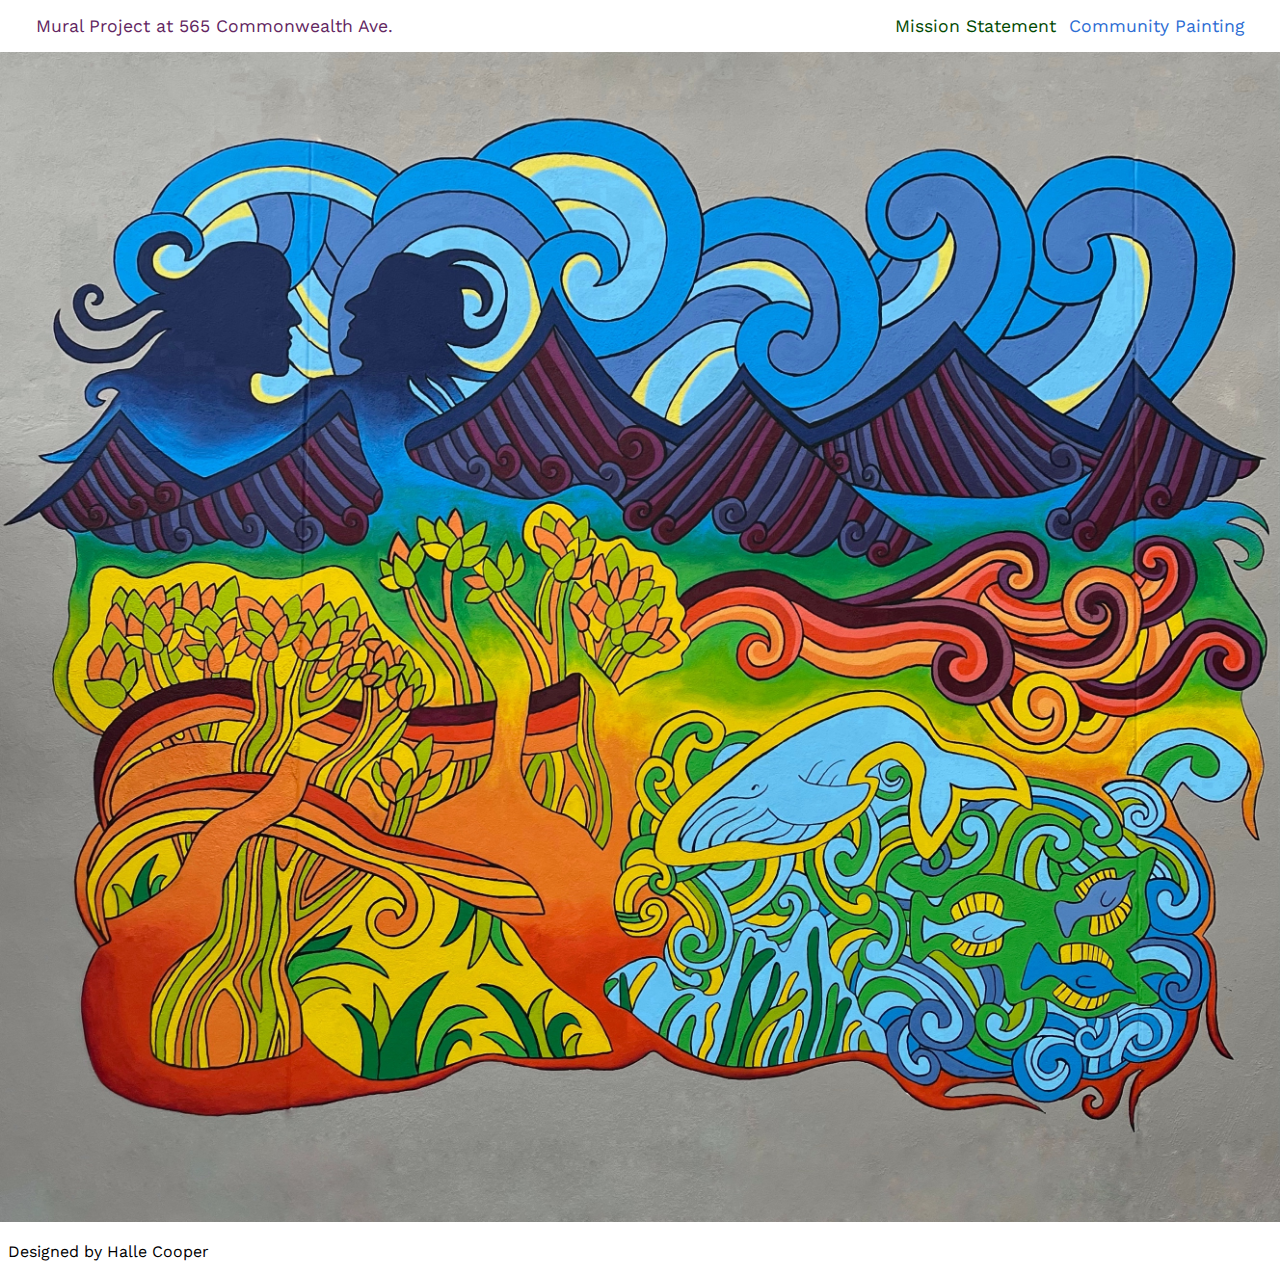
<file: index.html>
<!DOCTYPE html>
<html lang="en">
<head>
    <meta charset="UTF-8">
    <meta http-equiv="X-UA-Compatible" content="IE=edge">
    <meta name="viewport" content="width=device-width, initial-scale=1.0">
    <link rel="stylesheet" href="./css/styles.css">
    <link rel="stylesheet" href="./css/homepage.css">
    <link href="https://fonts.googleapis.com/css2?family=Work+Sans:ital,wght@0,100;0,400;0,600;0,700;0,800;1,100;1,400&display=swap" rel="stylesheet">
    <title>Mural Project</title>
</head>
<body>
    <nav class="navbar">
        <h1 class="nav-item"><a href="./index.html">Mural Project at 565 Commonwealth Ave.</a></h1>
        <ul>
            <li class="nav-item mission-statement"><a href="./missionstatement.html">Mission Statement</a></li>
            <li class="nav-item community-painting"><a href="./communitypainting.html">Community Painting</a></li>
        </ul>
    </nav>
    <div class="mural-container">
        <img src="./resources/mural.jpg" alt="Image of mural">
    </div>
    <footer>
        <p class="footer-text">
            Designed by Halle Cooper
        </p>
    </footer>
</body>
</html>
</file>
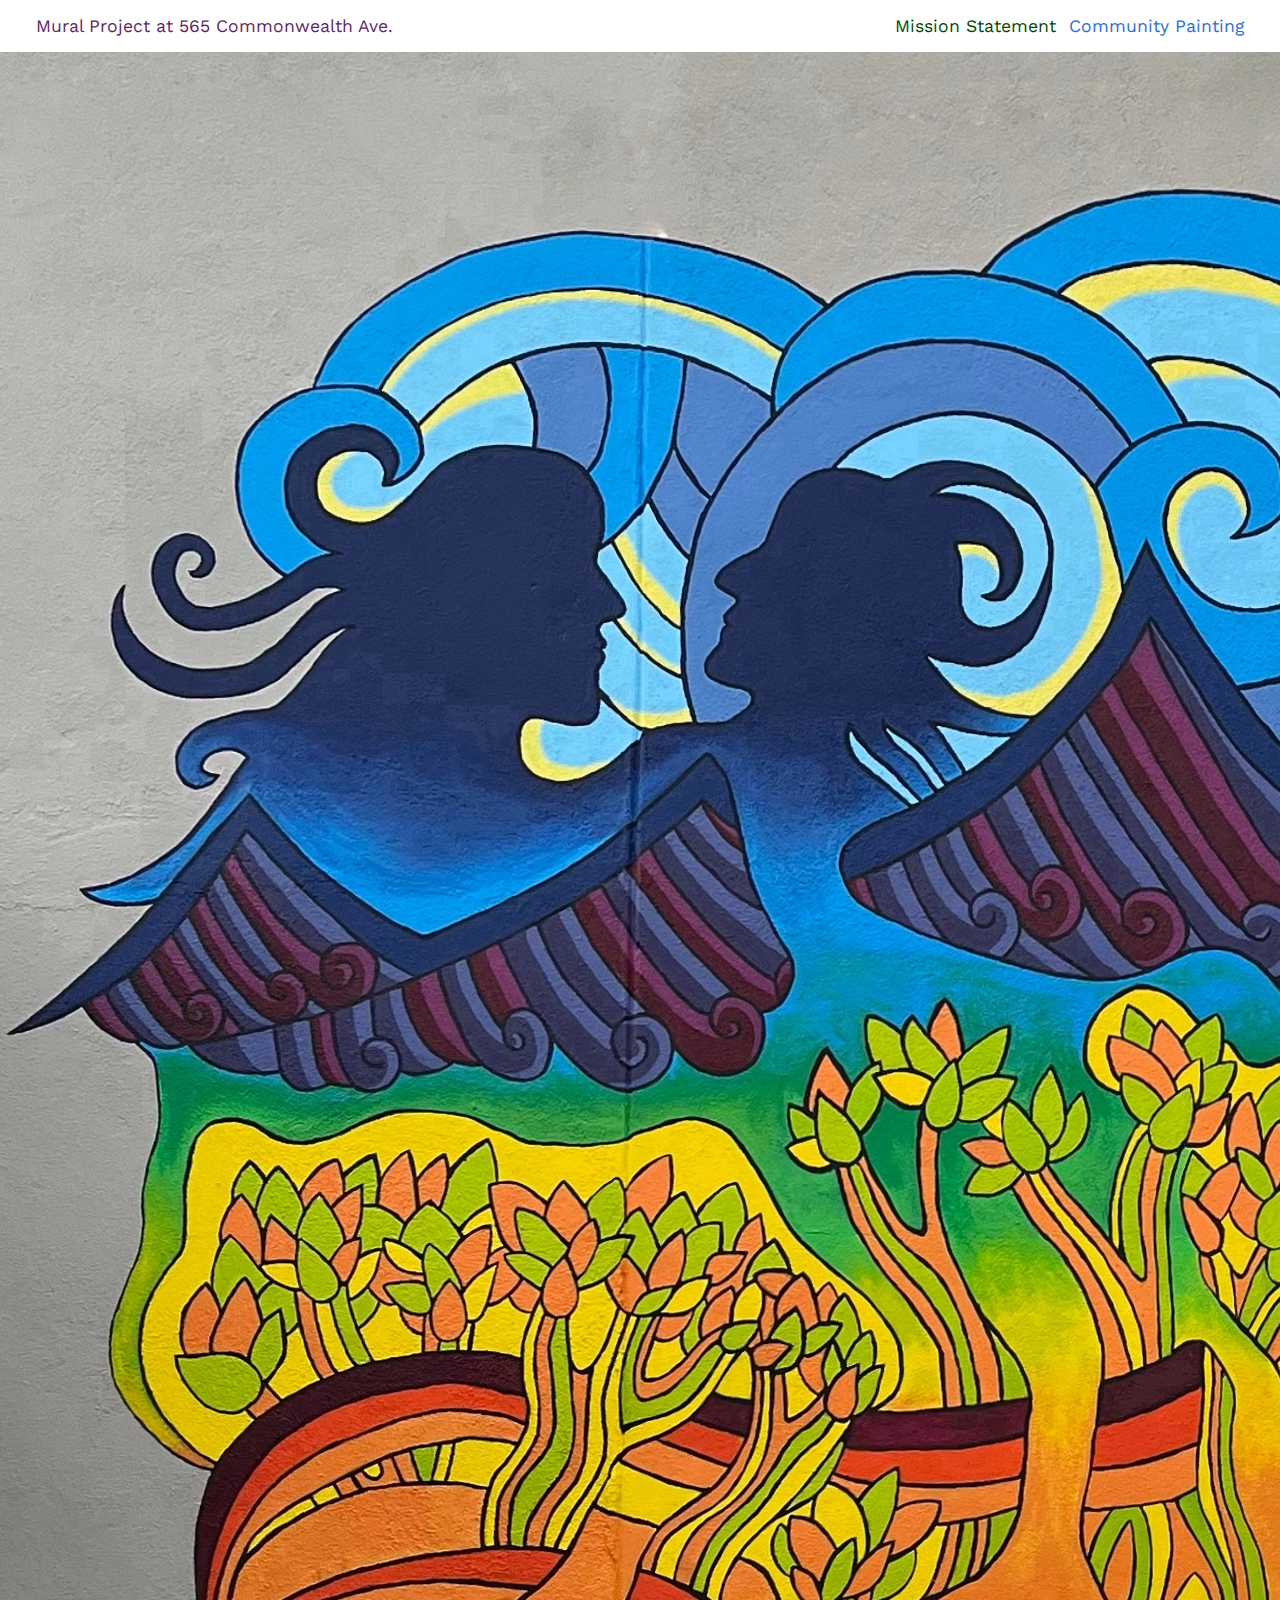
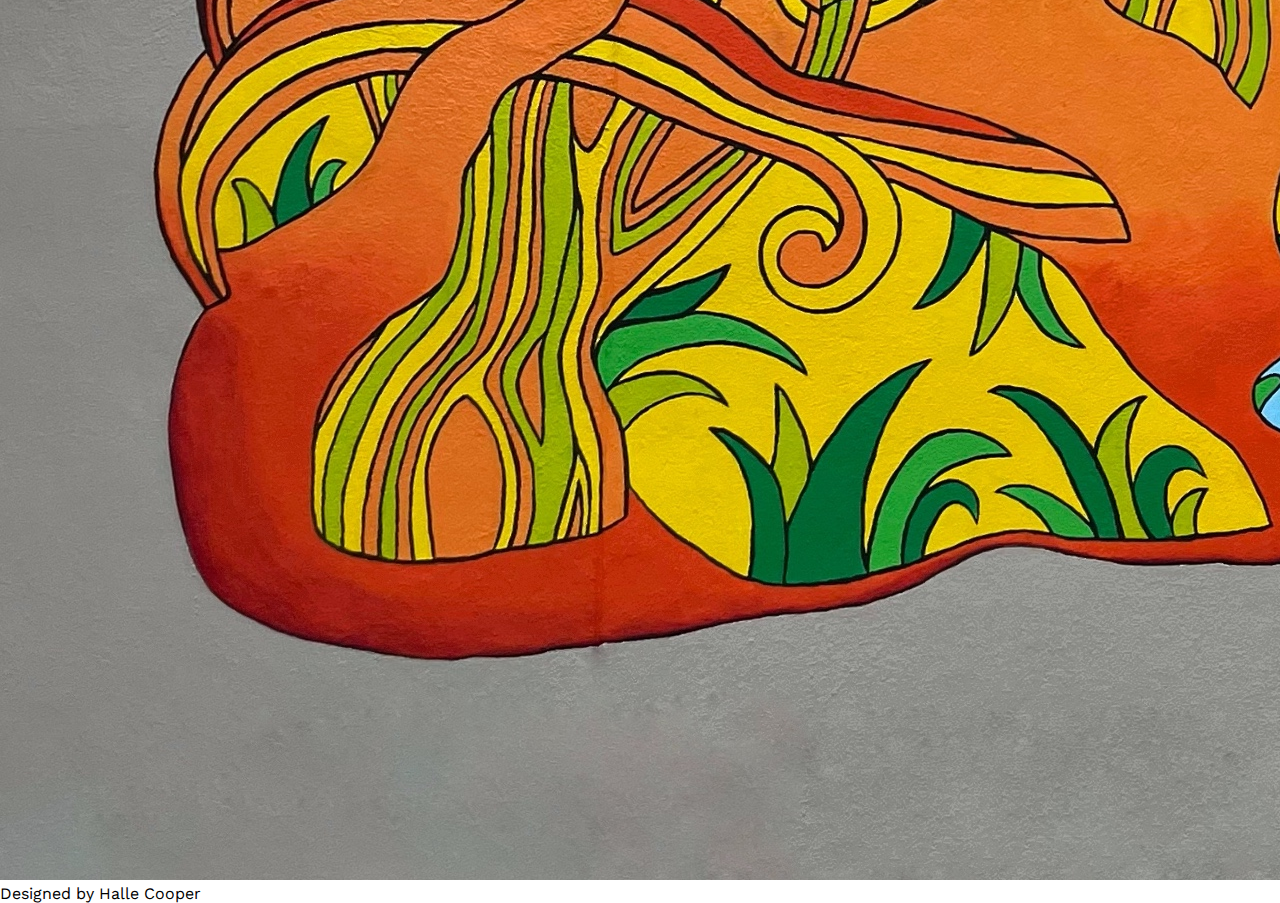
<file: html/index.html>
<!DOCTYPE html>
<html lang="en">
<head>
    <meta charset="UTF-8">
    <meta http-equiv="X-UA-Compatible" content="IE=edge">
    <meta name="viewport" content="width=device-width, initial-scale=1.0">
    <link rel="stylesheet" href="../css/styles.css" type="text/css">
    <link href="https://fonts.googleapis.com/css2?family=Work+Sans:ital,wght@0,100;0,400;0,600;0,700;0,800;1,100;1,400&display=swap" rel="stylesheet">
    <title>Mural Project</title>
</head>
<body>
    <nav class="navbar">
        <h1 class="nav-item"><a href="./index.html">Mural Project at 565 Commonwealth Ave.</a></h1>
        <ul>
            <li class="nav-item mission-statement"><a href="./missionstatement.html">Mission Statement</a></li>
            <li class="nav-item community-painting"><a href="./communitypainting.html">Community Painting</a></li>
        </ul>
    </nav>
    <div class="mural-container">
        <img src="../resources/mural.jpg" alt="Image of Mural">
    </div>
    <footer>
        <p class="footer-text">
            Designed by Halle Cooper
        </p>
    </footer>
</body>
</html>
</file>
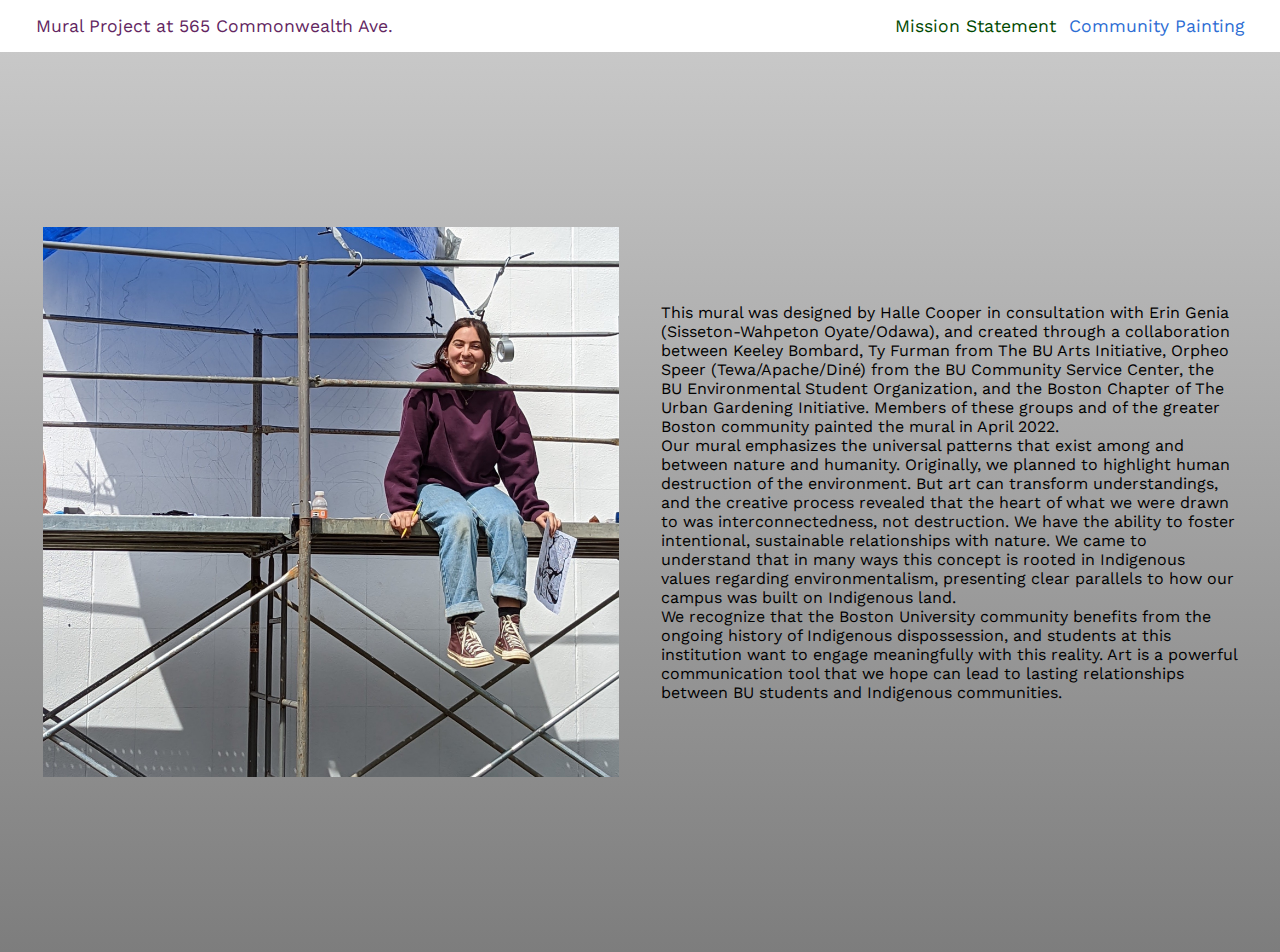
<file: missionstatement.html>
<!DOCTYPE html>
<html lang="en">
<head>
    <meta charset="UTF-8">
    <meta http-equiv="X-UA-Compatible" content="IE=edge">
    <meta name="viewport" content="width=device-width, initial-scale=1.0">
    <link rel="stylesheet" href="./css/mission.css">
    <link rel="stylesheet" href="./css/styles.css">
    <link href="https://fonts.googleapis.com/css2?family=Work+Sans:ital,wght@0,100;0,400;0,600;0,700;0,800;1,100;1,400&display=swap" rel="stylesheet">
    <title>Mission Statement</title>
</head>
<body>
    <nav class="navbar">
        <h1 class="nav-item"><a href="./index.html">Mural Project at 565 Commonwealth Ave.</a></h1>
        <ul>
            <li class="nav-item mission-statement"><a href="./missionstatement.html">Mission Statement</a></li>
            <li class="nav-item community-painting"><a href="./communitypainting.html">Community Painting</a></li>
        </ul>
    </nav>
    <div class="image-container">
        <img class="container-item" src="./resources/halle-picture.jpg" alt="Mural designer Halle Cooper.">
        <p class="container-item">
            This mural was designed by Halle Cooper in consultation with Erin Genia (Sisseton-Wahpeton Oyate/Odawa), and created through a collaboration between Keeley Bombard, Ty Furman from The BU Arts Initiative, Orpheo Speer (Tewa/Apache/Diné) from the BU Community Service Center, the BU Environmental Student Organization, and the Boston Chapter of The Urban Gardening Initiative. Members of these groups and of the greater Boston community painted the mural in April 2022.
            <br>
            Our mural emphasizes the universal patterns that exist among and between nature and humanity. Originally, we planned to highlight human destruction of the environment. But art can transform understandings, and the creative process revealed that the heart of what we were drawn to was interconnectedness, not destruction. We have the ability to foster intentional, sustainable relationships with nature. We came to understand that in many ways this concept is rooted in Indigenous values regarding environmentalism, presenting clear parallels to how our campus was built on Indigenous land. 
            <br>   
            We recognize that the Boston University community benefits from the ongoing history of Indigenous dispossession, and students at this institution want to engage meaningfully with this reality. Art is a powerful communication tool that we hope can lead to lasting relationships between BU students and Indigenous communities.
        </p>
    </div>
</body>
</html>
</file>
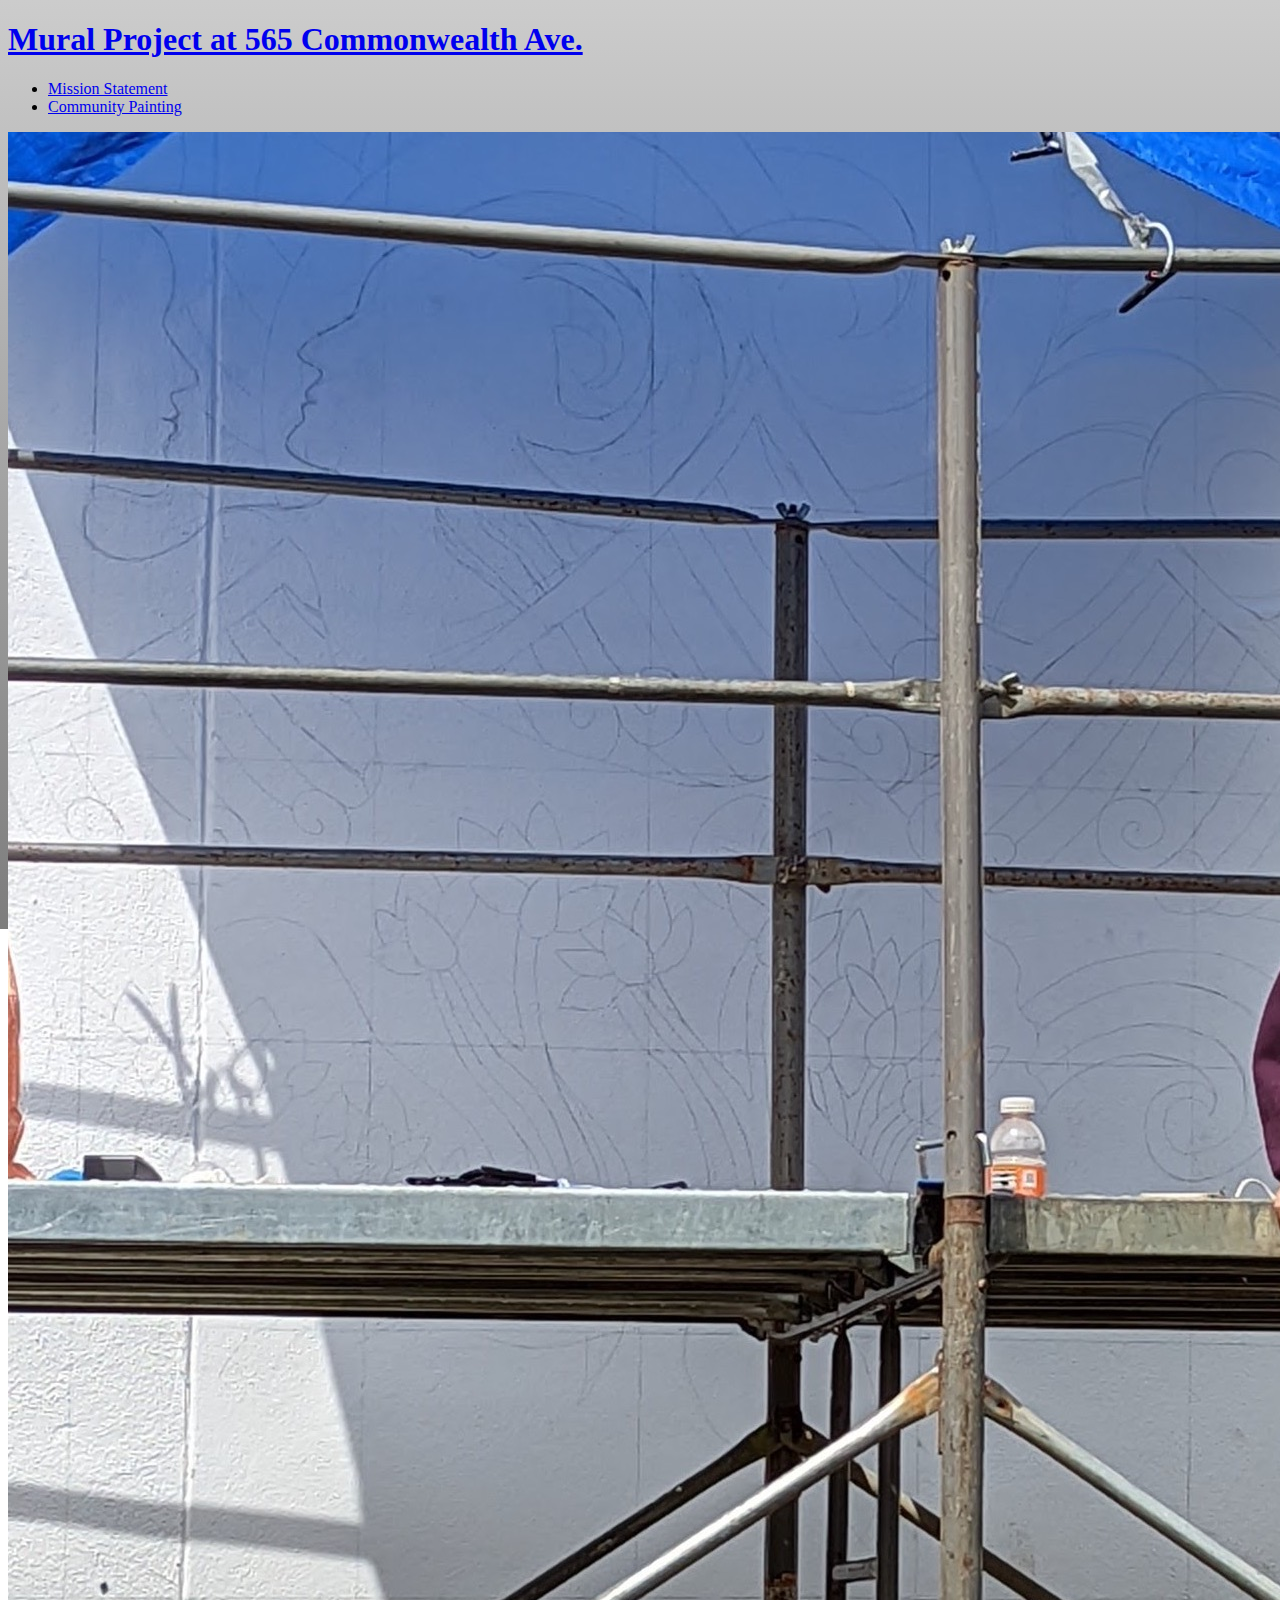
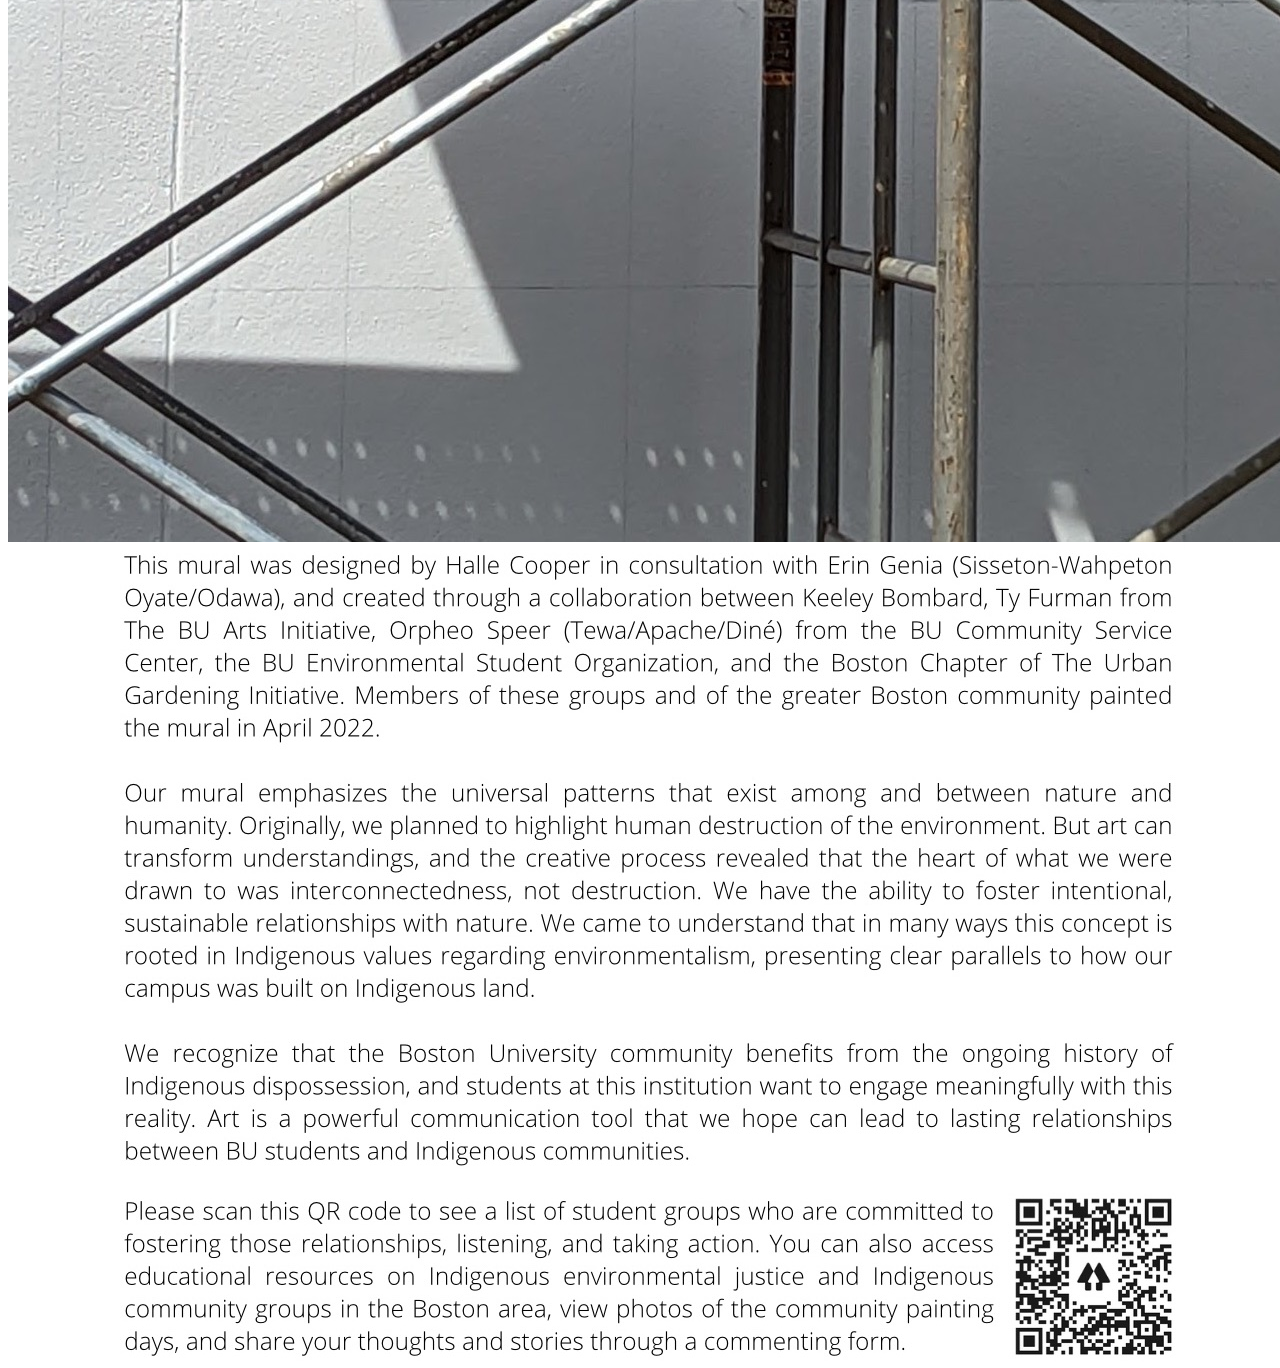
<file: html/missionstatement.html>
<!DOCTYPE html>
<html lang="en">
<head>
    <meta charset="UTF-8">
    <meta http-equiv="X-UA-Compatible" content="IE=edge">
    <meta name="viewport" content="width=device-width, initial-scale=1.0">
    <link rel="stylesheet" href="/css/mission.css">
    <link href="https://fonts.googleapis.com/css2?family=Work+Sans:ital,wght@0,100;0,400;0,600;0,700;0,800;1,100;1,400&display=swap" rel="stylesheet">
    <title>Mission Statement</title>
</head>
<body>
    <nav class="navbar">
        <h1 class="nav-item"><a href="./index.html">Mural Project at 565 Commonwealth Ave.</a></h1>
        <ul>
            <li class="nav-item mission-statement"><a href="./missionstatement.html">Mission Statement</a></li>
            <li class="nav-item community-painting"><a href="./communitypainting.html">Community Painting</a></li>
        </ul>
    </nav>
    <div class="image-container">
        <img src="/resources/halle-picture.jpg">
        <img src="/resources/missionstatement.jpg" alt="Mission statement">
    </div>
</body>
</html>
</file>
<file: css/styles.css>
/* Universal Styles  */

* {
    margin: 0;
    padding: 0;
    box-sizing: border-box;
    font-family: 'Work Sans', sans-serif;
}

html {
    font-size: 16px;
}

body {
    margin: 0;
    padding: 0;
    width: 100%;
    height: 100%;
}

/* Navbar Styles */

.navbar {
    display: flex;
    flex-wrap: wrap;
    width: 100%;
    z-index: 1;
    padding: 1rem 2rem;
    align-items: center;
    justify-content: space-between;
    background-color: white;
}

a {
    text-decoration: none;
    padding: .25rem;
}

ul {
    padding: 0;
    margin: 0;
    list-style-type: none;
}

li {
    display: inline;
}

.nav-item {
    font-size: 1.1rem;
    font-weight: 400;
    padding: 0rem;
}

h1 a {
    color: rgb(98, 37, 97); 
}

.mission-statement a {
    color: rgb(1, 73, 1);
}

.community-painting a {
    color: rgb(44, 109, 212);
}

h1 a:hover {
    color: rgba(98, 37, 97, .7);
}

.mission-statement a:hover {
    color: rgba(1, 73, 1, .7);
}

.community-painting a:hover {
    color: rgba(44, 109, 212, .7);
}

@media only screen and (max-width: 830px) {
    .nav-item {
        padding: 0 .25rem;
        line-height: 2rem;
        margin: 0;
    }
    .navbar {
        display: block;
    }

    li {
        display: block;
    }
}

@media only screen and (max-width: 425px) {
    .navbar {
        padding: .5rem 1rem;
    }
    .nav-item {
        font-size: .75rem;
        padding: 0;
        line-height: 1.2rem;
    }
    a {
        padding: 0;
    }
}
</file>
<file: css/homepage.css>
/* Image Styles  */

.mural-container img {
    width: 100vw;
    max-height: auto;
}

/* Footer Styles  */

footer {
    background-color: white;
    bottom: 0rem;
    width: 100vw;
}

.footer-text {
    padding: 1rem .5rem;
}
</file>
<file: css/mission.css>
/* Universal Styles  */

body {
    background: linear-gradient(#ccc, rgb(125, 125, 125));
    background-repeat: no-repeat;
    height: 100vh;
    width: 100vw;
}

@media only screen and (max-width: 830px) {
    body {
        height: 100%;
        width: 100%;
    }
}

/* Image Styles  */

.image-container {
    height: 100vh;
    width: 100vw;
    display: flex;
    flex-wrap: wrap;
    justify-content: space-evenly;
    align-items: center;
}

.container-item {
    max-width: 45vw;
    height: auto;
    /* margin: 2rem 0rem; */
}

@media only screen and (max-width: 830px) {

    .image-container {
        height: 100%;
        margin-top: .5rem;
        margin-bottom: .5rem;
        flex-direction: column-reverse;
    }
    .container-item {
        max-width: 90vw;
        margin: .5rem 0rem;
    }
}
</file>
